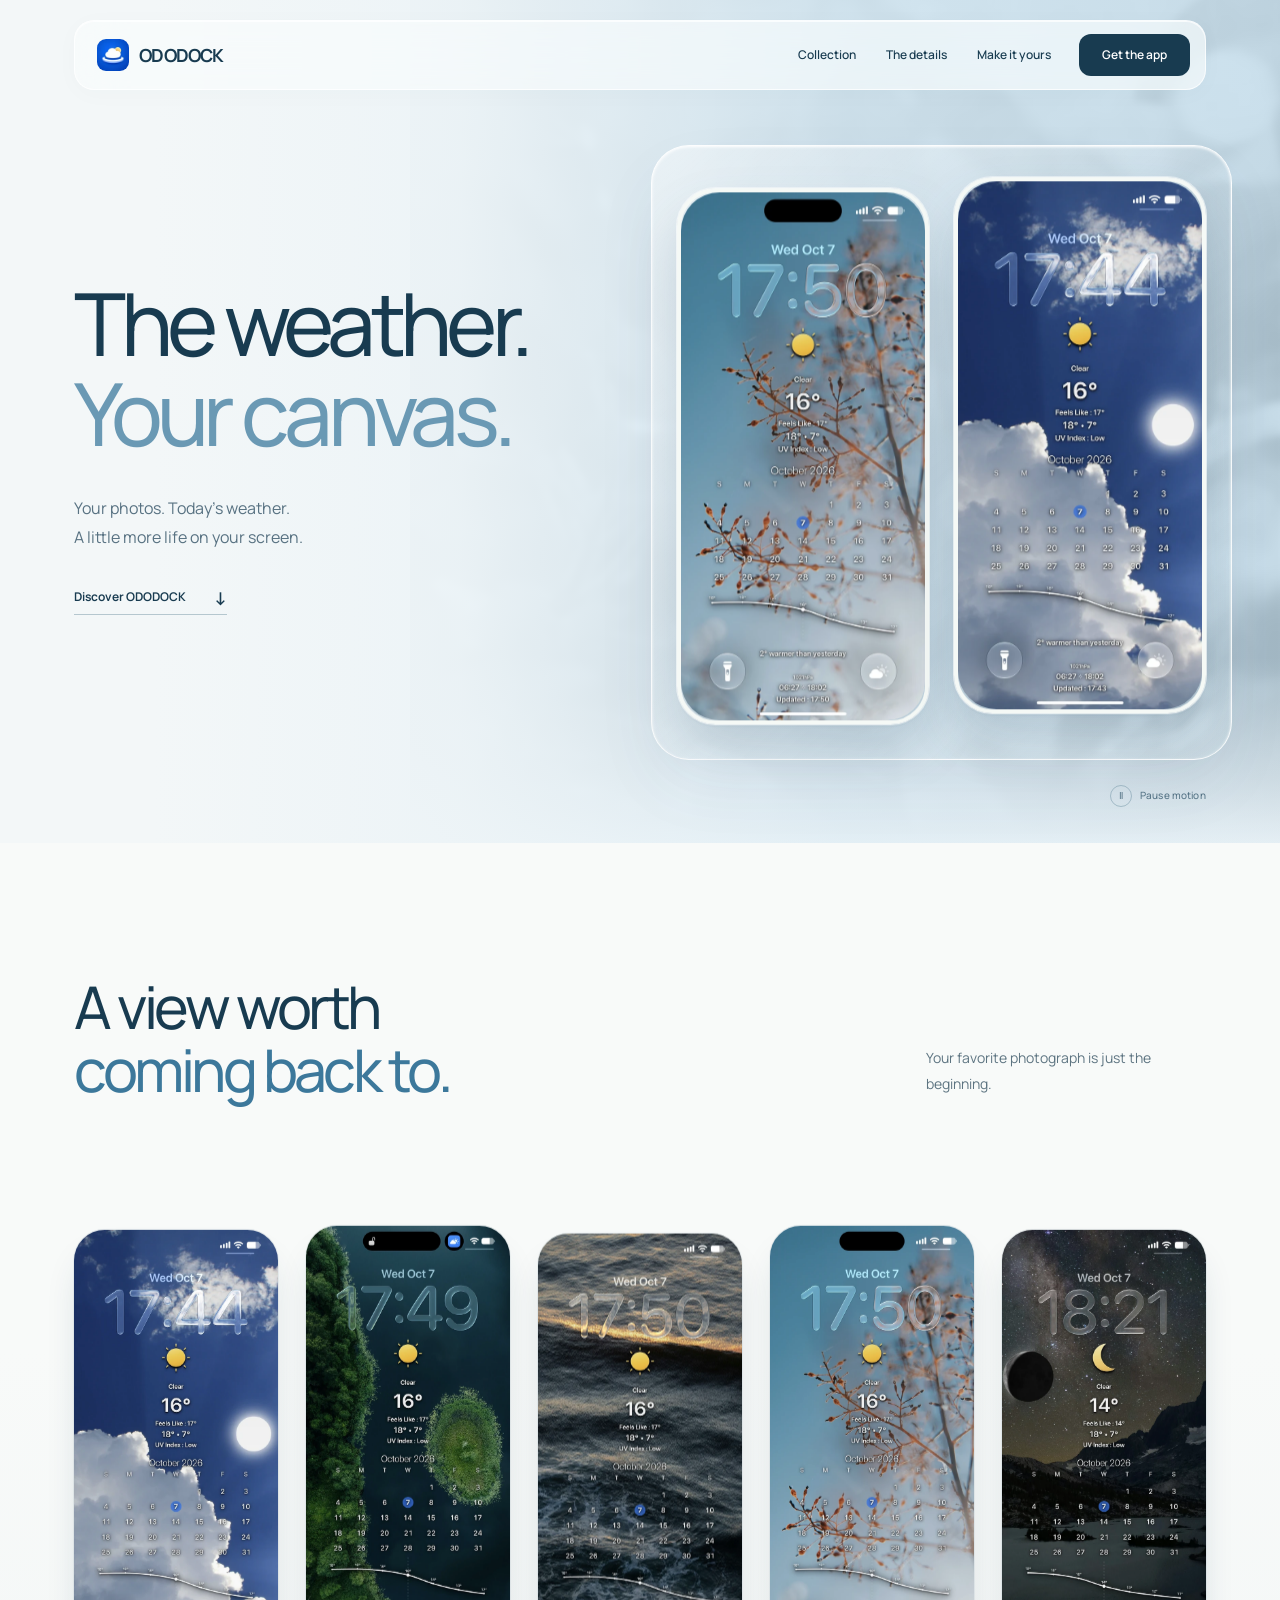
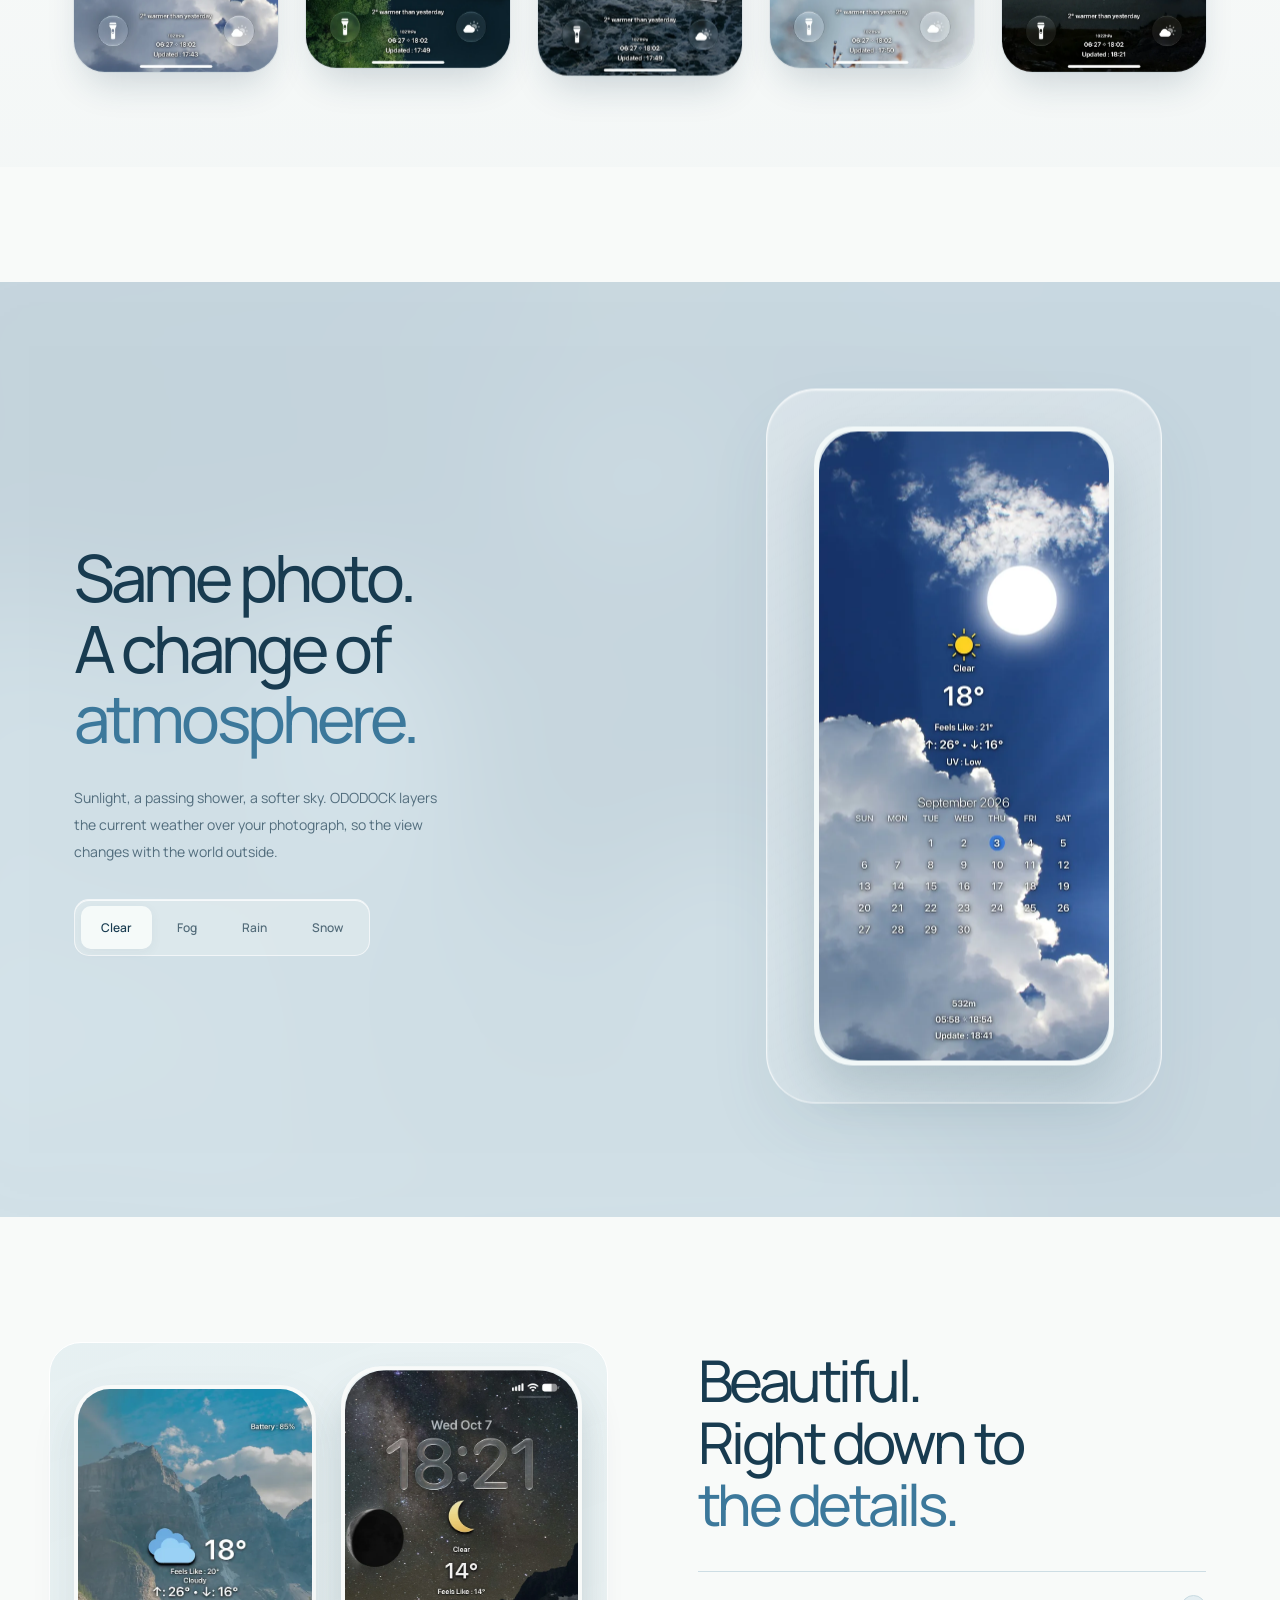
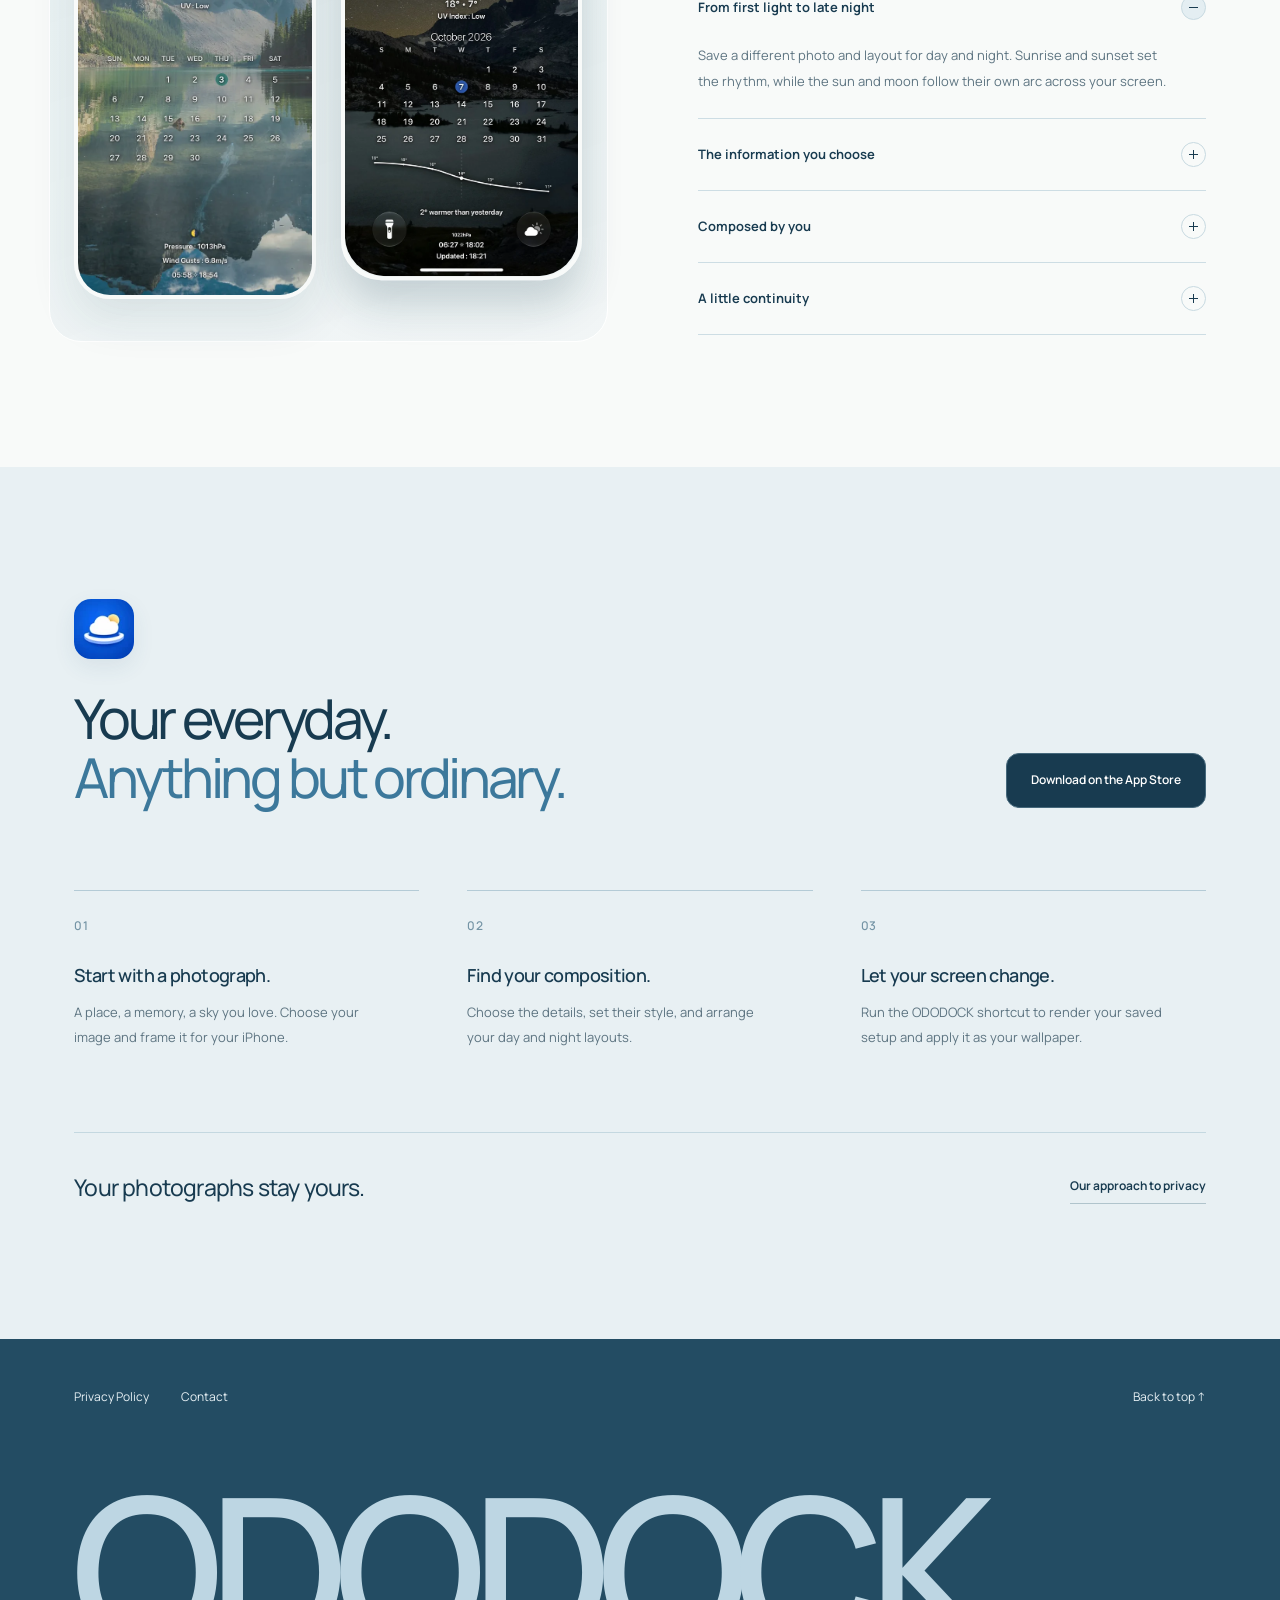
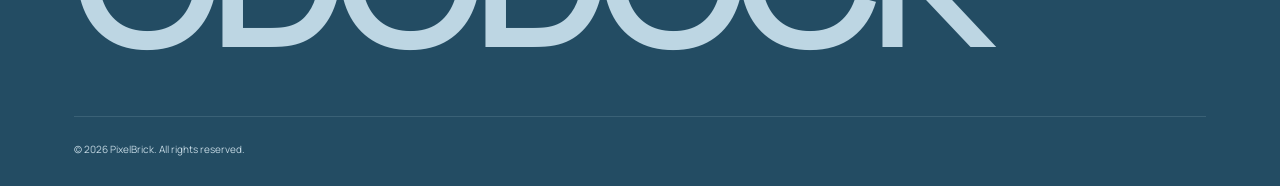
<file: index.html>
<!doctype html>
<html lang="en">
  <head>
    <meta charset="utf-8" />
    <meta name="viewport" content="width=device-width, initial-scale=1" />
    <meta name="theme-color" content="#e9f2f6" />
    <meta
      name="description"
      content="Your photos. Today's weather. ODODOCK brings the two together in a personal iPhone wallpaper, with changing skies and the details that matter to you."
    />
    <meta property="og:title" content="ODODOCK — The weather. Your canvas." />
    <meta
      property="og:description"
      content="Turn your favorite photograph into a living weather wallpaper."
    />
    <meta property="og:type" content="website" />
    <title>ODODOCK — The weather. Your canvas.</title>
    <link rel="icon" href="favicon.svg" type="image/svg+xml" />
    <link rel="apple-touch-icon" href="icon.png" />
    <link rel="preload" href="assets/rain-poster.webp" as="image" />
    <link rel="preload" href="assets/manrope-latin.woff2" as="font" type="font/woff2" crossorigin />
    <link rel="stylesheet" href="styles.css?v=20261022" />
    <script src="site.js?v=20261022" defer=""></script>
  </head>
  <body>
    <div class="reading-progress" aria-hidden="true"></div>
    <a class="skip-link" href="#main">Skip to content</a>
    <header class="site-header" data-header="">
      <a class="brand" href="index.html" aria-label="ODODOCK home"><img src="assets/app-icon.webp" width="40" height="40" alt="" />ODODOCK</a>
      <nav class="desktop-nav" aria-label="Main navigation">
        <a href="#collection">Collection</a><a href="#features">The details</a
        ><a href="#how">Make it yours</a>
      </nav>
      <a
        class="nav-cta"
        href="https://apps.apple.com/app/ododock/id6808187622"
        target="_blank"
        rel="noopener noreferrer"
        >Get the app</a
      >
      <button
        class="menu-toggle"
        type="button"
        aria-label="Open menu"
        aria-expanded="false"
        aria-controls="mobile-nav"
        data-menu-toggle=""
      >
        <span></span><span></span>
      </button>
      <nav
        class="mobile-nav"
        id="mobile-nav"
        aria-label="Mobile navigation"
        hidden=""
      >
        <a href="#collection">Collection</a><a href="#features">The details</a
        ><a href="#how">Make it yours</a><a href="privacy.html">Privacy</a>
      </nav>
    </header>
    <main id="main">
      <section class="hero" aria-labelledby="hero-title">
        <div class="hero-film" aria-hidden="true">
          <video
            data-hero-video=""
            muted=""
            loop=""
            playsinline=""
            preload="none"
            poster="assets/rain-poster.webp"
            tabindex="-1"
          >
            <source data-src="assets/rain-film.mp4" type="video/mp4" />
          </video>
        </div>
        <div class="hero-shade"></div>
        <div class="hero-composition">
          <div class="hero-content">
            <h1 id="hero-title">The weather.<br /><span>Your canvas.</span></h1>
            <div class="hero-bottom-copy">
              <p>
                Your photos. Today's weather.<br />A little more life on your
                screen.
              </p>
              <a class="text-link" href="#collection"
                >Discover ODODOCK <span aria-hidden="true">↓</span></a
              >
            </div>
          </div>
          <div class="hero-visual"><div class="glass-pane" aria-hidden="true"></div><figure class="hero-companion"><img src="assets/branch-small.webp" srcset="assets/branch-small.webp 600w, assets/branch.webp 1179w" sizes="(max-width: 760px) 60vw, 26vw" width="1179" height="2556" alt="Delicate branches against a blue sky on an iPhone lock screen" loading="lazy" /></figure><figure class="hero-art"><img src="assets/cloud-small.webp" srcset="assets/cloud-small.webp 600w, assets/cloud.webp 1179w" sizes="(max-width: 760px) 60vw, 26vw" width="1179" height="2556" alt="Clouds and blue sky with weather and a calendar on an iPhone lock screen" fetchpriority="high" /></figure></div>
        </div>
        <div class="hero-bottom">
          <button
            class="film-toggle"
            data-film-toggle=""
            type="button"
            aria-label="Play background video"
            hidden=""
          >
            <span data-film-symbol="" aria-hidden="true">▷</span
            ><span data-film-label="">Play motion</span>
          </button>
        </div>
      </section>
      <section
        id="collection"
        class="collection section-pad"
        aria-labelledby="collection-title"
      >
        <h2 id="collection-title">
          A view worth<br /><span>coming back to.</span>
        </h2>
        <div class="print-grid">
<figure class="art-print print-cloud"><img src="assets/cloud-small.webp" srcset="assets/cloud-small.webp 600w, assets/cloud.webp 1179w" sizes="(max-width: 760px) 60vw, 26vw" width="1179" height="2556" alt="Clouds and blue sky with weather and a calendar on an iPhone lock screen" loading="lazy" /></figure>
<figure class="art-print print-forest"><img src="assets/forest-small.webp" srcset="assets/forest-small.webp 600w, assets/forest.webp 1179w" sizes="(max-width: 760px) 60vw, 26vw" width="1179" height="2556" alt="A forest and lake with weather and a calendar on an iPhone lock screen" loading="lazy" /></figure>
<figure class="art-print print-tide"><img src="assets/tide-small.webp" srcset="assets/tide-small.webp 600w, assets/tide.webp 1179w" sizes="(max-width: 760px) 60vw, 26vw" width="1179" height="2556" alt="Sunlight on ocean waves with weather and a calendar on an iPhone lock screen" loading="lazy" /></figure>
<figure class="art-print print-branch"><img src="assets/branch-small.webp" srcset="assets/branch-small.webp 600w, assets/branch.webp 1179w" sizes="(max-width: 760px) 60vw, 26vw" width="1179" height="2556" alt="Delicate branches against a blue sky on an iPhone lock screen" loading="lazy" /></figure>
<figure class="art-print print-starlight"><img src="assets/starlight-small.webp" srcset="assets/starlight-small.webp 600w, assets/starlight.webp 1179w" sizes="(max-width: 760px) 60vw, 26vw" width="1179" height="2556" alt="A starry mountain landscape with moon and weather on an iPhone lock screen" loading="lazy" /></figure>
</div>
        <p class="collection-note">
          Your favorite photograph is just the beginning.
        </p>
      </section>

      <section
        id="features"
        class="weather-study section-pad"
        aria-labelledby="study-title"
      >
        <div class="study-atmosphere" aria-hidden="true">
          <img src="assets/clear-small.webp" alt="" loading="lazy" />
        </div>
        <div class="study-copy">
          <h2 id="study-title">
            Same photo.<br />A change of<br /><span>atmosphere.</span>
          </h2>
          <p class="study-description">
            Sunlight, a passing shower, a softer sky. ODODOCK layers the current
            weather over your photograph, so the view changes with the world
            outside.
          </p>
          <div
            class="weather-tabs"
            role="tablist"
            aria-label="Preview a weather effect"
          >
            <button
              id="tab-clear"
              role="tab"
              type="button"
              aria-selected="true"
              aria-controls="panel-clear"
              data-weather="clear"
            >
              Clear
            </button>
            <button
              id="tab-fog"
              role="tab"
              type="button"
              aria-selected="false"
              aria-controls="panel-fog"
              data-weather="fog"
              tabindex="-1"
            >
              Fog
            </button>
            <button
              id="tab-rain"
              role="tab"
              type="button"
              aria-selected="false"
              aria-controls="panel-rain"
              data-weather="rain"
              tabindex="-1"
            >
              Rain
            </button>
            <button
              id="tab-snow"
              role="tab"
              type="button"
              aria-selected="false"
              aria-controls="panel-snow"
              data-weather="snow"
              tabindex="-1"
            >
              Snow
            </button>
          </div>
        </div>
        <div class="study-stage">
          <figure
            id="panel-clear"
            class="weather-panel"
            role="tabpanel"
            aria-labelledby="tab-clear"
            tabindex="0"
          >
            <img
              src="assets/clear.webp"
              srcset="assets/clear-small.webp 540w, assets/clear.webp 1080w"
              sizes="(max-width: 760px) 70vw, 29vw"
              width="1080"
              height="2341"
              alt="Clear blue sky, sun, 18 degrees and a calendar in an ODODOCK wallpaper"
              loading="lazy"
            />
          </figure>
          <figure
            id="panel-fog"
            class="weather-panel"
            role="tabpanel"
            aria-labelledby="tab-fog"
            tabindex="0"
            hidden=""
          >
            <img
              src="assets/fog.webp"
              srcset="assets/fog-small.webp 540w, assets/fog.webp 1080w"
              sizes="(max-width: 760px) 70vw, 29vw"
              width="1080"
              height="2341"
              alt="The same sky softened by fog, with 18 degrees and a calendar"
              loading="lazy"
            />
          </figure>
          <figure
            id="panel-rain"
            class="weather-panel"
            role="tabpanel"
            aria-labelledby="tab-rain"
            tabindex="0"
            hidden=""
          >
            <img
              src="assets/rain.webp"
              srcset="assets/rain-small.webp 540w, assets/rain.webp 1080w"
              sizes="(max-width: 760px) 70vw, 29vw"
              width="1080"
              height="2341"
              alt="Raindrops over the same sky, with current weather and a precipitation graph"
              loading="lazy"
            />
          </figure>
          <figure
            id="panel-snow"
            class="weather-panel"
            role="tabpanel"
            aria-labelledby="tab-snow"
            tabindex="0"
            hidden=""
          >
            <img
              src="assets/snow.webp"
              srcset="assets/snow-small.webp 540w, assets/snow.webp 1080w"
              sizes="(max-width: 760px) 70vw, 29vw"
              width="1080"
              height="2341"
              alt="Falling snow over the same sky, with a temperature of zero degrees"
              loading="lazy"
            />
          </figure>
        </div>
      </section>
      <section
        class="details-section section-pad"
        aria-labelledby="details-title"
      >
        <div class="details-layout">
          <div class="detail-visual"><div class="detail-glass" aria-hidden="true"></div><figure class="detail-day" aria-hidden="true"><img src="assets/alpine-small.webp" width="1080" height="2341" alt="" loading="lazy" /></figure><figure class="detail-photo"><img src="assets/starlight-small.webp" srcset="assets/starlight-small.webp 600w, assets/starlight.webp 1179w" sizes="(max-width: 760px) 60vw, 26vw" width="1179" height="2556" alt="A starry mountain landscape with moon and weather on an iPhone lock screen" loading="lazy" /></figure></div>
          <div class="details-copy">
            <h2 id="details-title">
              Beautiful.<br />Right down to<br /><span>the details.</span>
            </h2>
            <div class="detail-list">
              <details open="">
                <summary>
                  <span>From first light to late night</span
                  ><span class="detail-plus" aria-hidden="true"></span>
                </summary>
                <p>
                  Save a different photo and layout for day and night. Sunrise
                  and sunset set the rhythm, while the sun and moon follow their
                  own arc across your screen.
                </p>
              </details>
              <details>
                <summary>
                  <span>The information you choose</span
                  ><span class="detail-plus" aria-hidden="true"></span>
                </summary>
                <p>
                  Temperature, feels like, UV, rain graphs, a four-day forecast,
                  moon phase and battery. Add Trends, a mini map or a memo. Keep
                  the details that belong in your day.
                </p>
              </details>
              <details>
                <summary>
                  <span>Composed by you</span
                  ><span class="detail-plus" aria-hidden="true"></span>
                </summary>
                <p>
                  Tap to edit. Long-press to move. Resize, align and style each
                  item around your photograph. A foreground depth layer lets the
                  sun or moon sit naturally behind a mountain, a tree or a
                  building.
                </p>
              </details>
              <details>
                <summary>
                  <span>A little continuity</span
                  ><span class="detail-plus" aria-hidden="true"></span>
                </summary>
                <p>
                  When fresh weather cannot be reached, ODODOCK keeps the last
                  successful composition available for your next render.
                </p>
              </details>
            </div>
          </div>
        </div>
      </section>
      <section
        id="how"
        class="how-section section-pad"
        aria-labelledby="how-title"
      >
        <div class="section-top">
          <img
            class="app-icon"
            src="assets/app-icon.webp"
            alt="ODODOCK app icon"
            width="56"
            height="56"
            loading="lazy"
          />
        </div>
        <div class="how-heading">
          <h2 id="how-title">
            Your everyday.<br /><span>Anything but ordinary.</span>
          </h2>
          <a
            class="dark-button"
            href="https://apps.apple.com/app/ododock/id6808187622"
            target="_blank"
            rel="noopener noreferrer"
            >Download on the App Store</a
          >
        </div>
        <div class="steps">
          <article>
            <span class="step-number">01</span>
            <h3>Start with a photograph.</h3>
            <p>
              A place, a memory, a sky you love. Choose your image and frame it
              for your iPhone.
            </p>
          </article>
          <article>
            <span class="step-number">02</span>
            <h3>Find your composition.</h3>
            <p>
              Choose the details, set their style, and arrange your day and
              night layouts.
            </p>
          </article>
          <article>
            <span class="step-number">03</span>
            <h3>Let your screen change.</h3>
            <p>
              Run the ODODOCK shortcut to render your saved setup and apply it
              as your wallpaper.
            </p>
          </article>
        </div>
        <div class="privacy-note">
          <p>Your photographs stay yours.</p>
          <div>
            <a class="text-link" href="privacy.html">Our approach to privacy</a>
          </div>
        </div>
      </section>
    </main>
    <footer class="site-footer">
      <div class="footer-top">
        <a href="privacy.html">Privacy Policy</a
        ><a href="mailto:brick@pixelbricktek.com">Contact</a
        ><a href="#main">Back to top ↑</a>
      </div>
      <p class="footer-wordmark" aria-hidden="true">ODODOCK</p>
      <div class="footer-bottom">
        <span>© 2026 PixelBrick. All rights reserved.</span>
      </div>
    </footer>

    <dialog class="art-viewer" aria-label="Wallpaper viewer">
      <div class="viewer-toolbar">
        <button
          type="button"
          data-viewer-close=""
          aria-label="Close wallpaper viewer"
        >
          Close <span aria-hidden="true">×</span>
        </button>
      </div>
      <figure>
        <img
          data-viewer-image=""
          src="assets/clear.webp"
          alt=""
          width="1080"
          height="2341"
        />
      </figure>
      <div class="viewer-controls">
        <button
          type="button"
          data-viewer-prev=""
          aria-label="Previous wallpaper"
        >
          ← <span>Previous</span></button
        ><span data-viewer-count="" aria-live="polite"></span
        ><button type="button" data-viewer-next="" aria-label="Next wallpaper">
          <span>Next</span> →
        </button>
      </div>
    </dialog>
  </body>
</html>
</file>
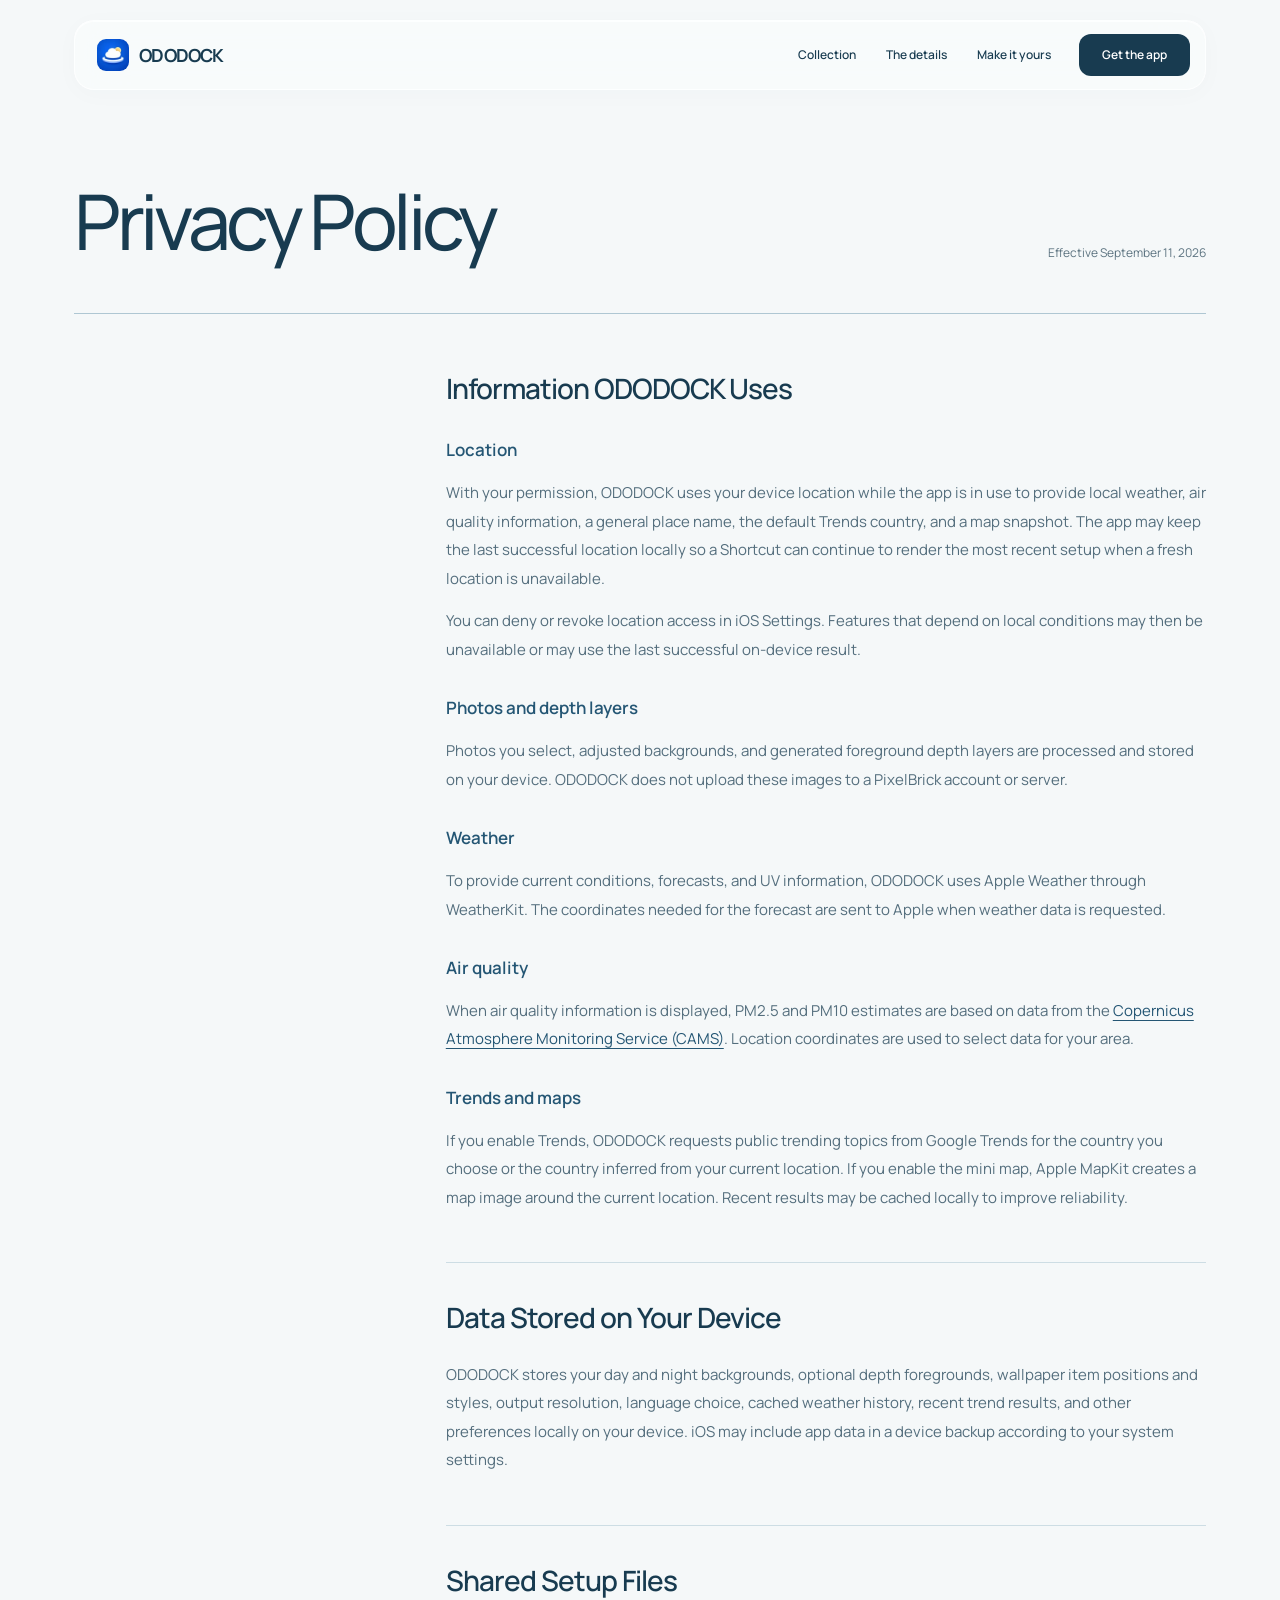
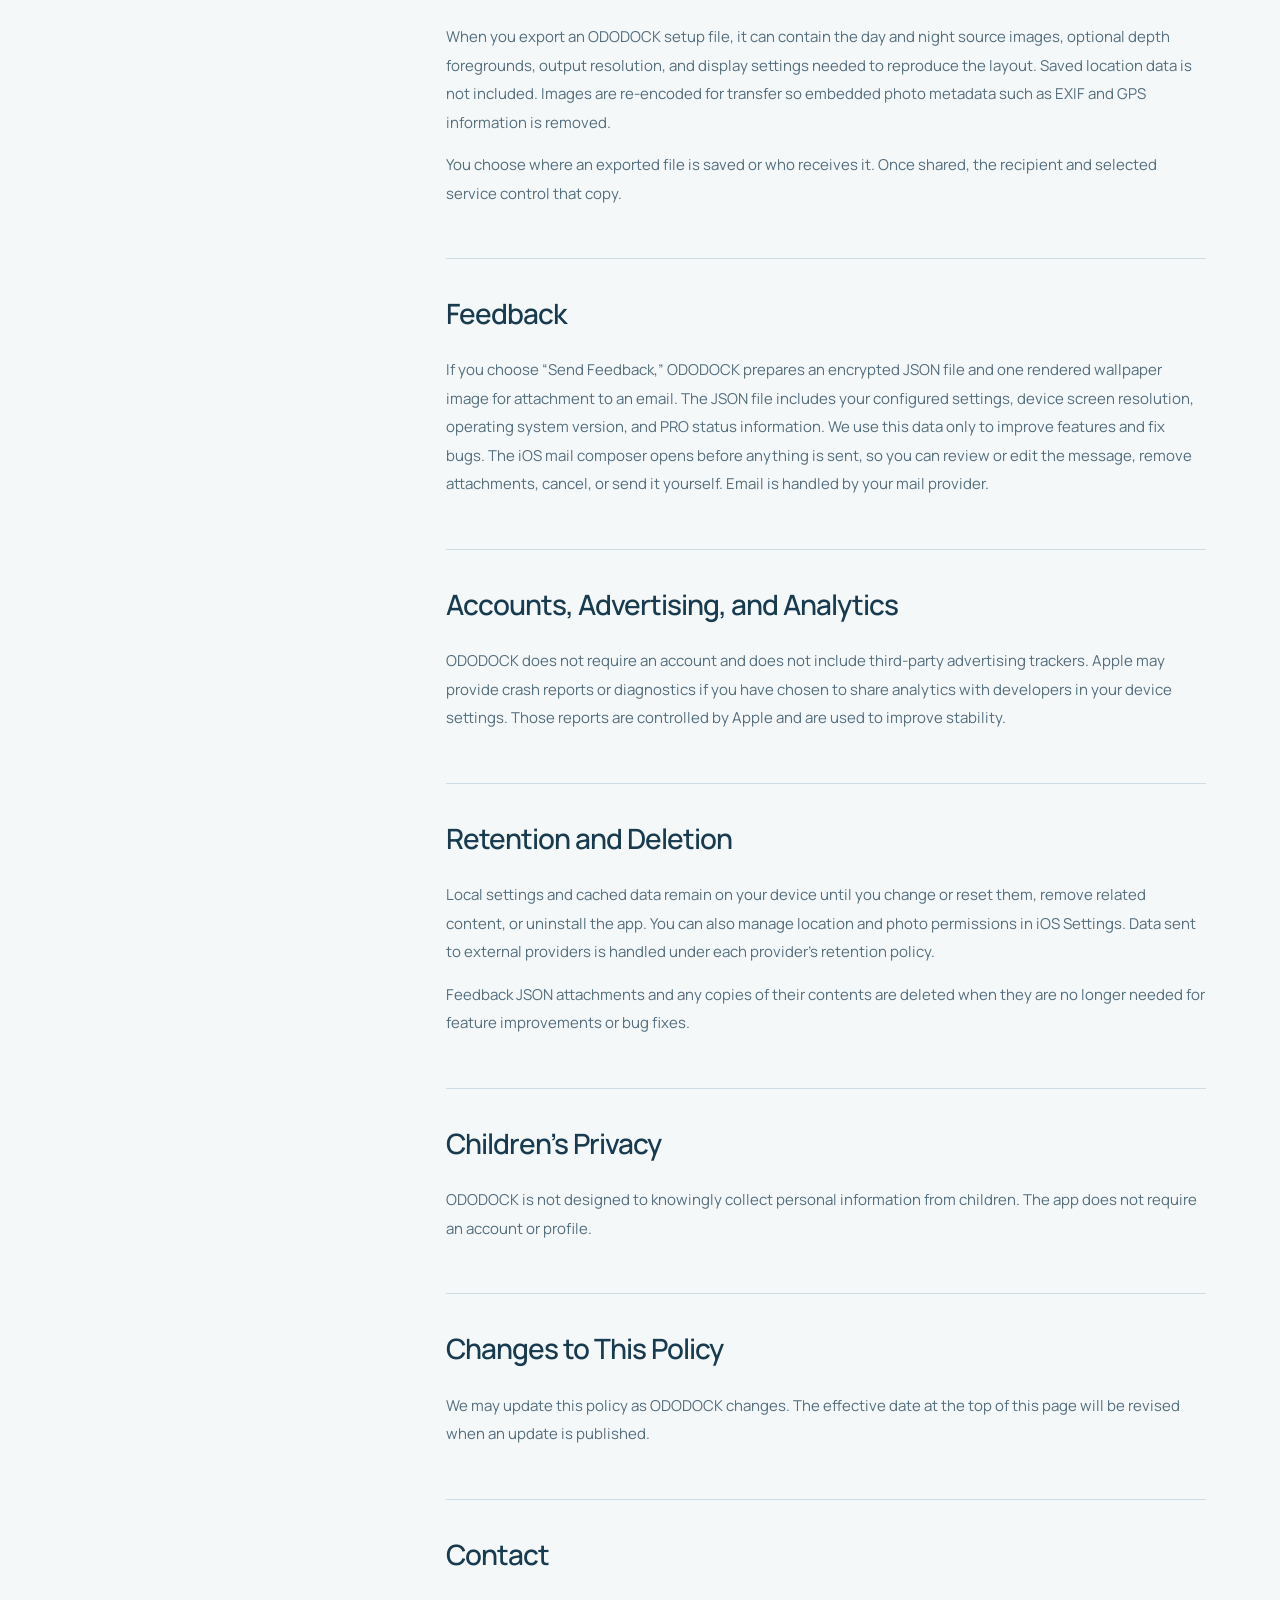
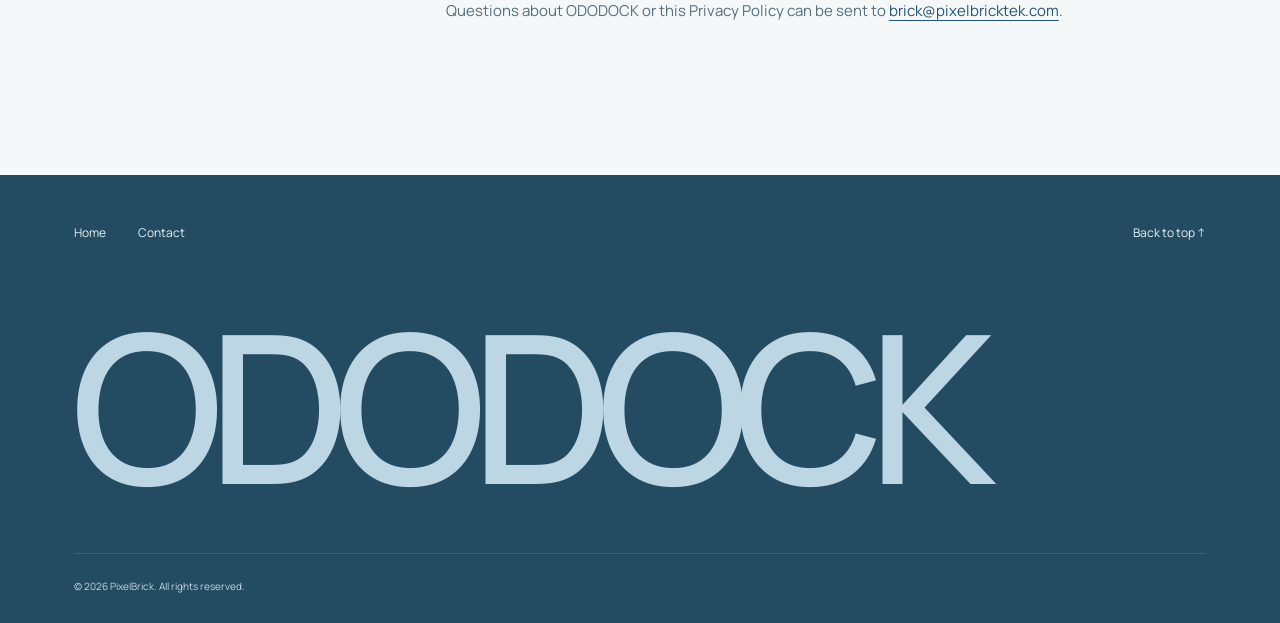
<file: privacy.html>
<!doctype html>
<html lang="en">
  <head>
    <meta charset="utf-8" />
    <meta name="viewport" content="width=device-width, initial-scale=1" />
    <meta name="theme-color" content="#e9f2f6" />
    <meta name="description" content="Privacy Policy for ODODOCK." />
    <title>Privacy Policy — ODODOCK</title>
    <link rel="icon" href="favicon.svg" type="image/svg+xml" />
    <link rel="apple-touch-icon" href="icon.png" />
    <link rel="preload" href="assets/manrope-latin.woff2" as="font" type="font/woff2" crossorigin />
    <link rel="stylesheet" href="styles.css?v=20261022" />
    <script src="site.js?v=20261022" defer=""></script>
  </head>
  <body class="policy-body">
    <a class="skip-link" href="#main">Skip to content</a>
    <header class="site-header" data-header="">
      <a class="brand" href="index.html" aria-label="ODODOCK home"><img src="assets/app-icon.webp" width="40" height="40" alt="" />ODODOCK</a>
      <nav class="desktop-nav" aria-label="Main navigation">
        <a href="index.html#collection">Collection</a
        ><a href="index.html#features">The details</a
        ><a href="index.html#how">Make it yours</a>
      </nav>
      <a
        class="nav-cta"
        href="https://apps.apple.com/app/ododock/id6808187622"
        target="_blank"
        rel="noopener noreferrer"
        >Get the app</a
      >
      <button
        class="menu-toggle"
        type="button"
        aria-label="Open menu"
        aria-expanded="false"
        aria-controls="mobile-nav"
        data-menu-toggle=""
      >
        <span></span><span></span>
      </button>
      <nav
        class="mobile-nav"
        id="mobile-nav"
        aria-label="Mobile navigation"
        hidden=""
      >
        <a href="index.html#collection">Collection</a
        ><a href="index.html#features">The details</a
        ><a href="index.html#how">Make it yours</a
        ><a href="privacy.html">Privacy</a>
      </nav>
    </header>
    <main id="main" class="policy-page">
      <section class="policy-hero">
        <h1>Privacy Policy</h1>
        <p>Effective September 11, 2026</p>
      </section>
      <div class="policy-layout">
        <article class="policy-card">
          <section>
            <h2>Information ODODOCK Uses</h2>
            <h3>Location</h3>
            <p>
              With your permission, ODODOCK uses your device location while the
              app is in use to provide local weather, air quality information, a
              general place name, the default Trends country, and a map snapshot.
              The app may keep the
              last successful location locally so a Shortcut can continue to
              render the most recent setup when a fresh location is unavailable.
            </p>
            <p>
              You can deny or revoke location access in iOS Settings. Features
              that depend on local conditions may then be unavailable or may use
              the last successful on-device result.
            </p>

            <h3>Photos and depth layers</h3>
            <p>
              Photos you select, adjusted backgrounds, and generated foreground
              depth layers are processed and stored on your device. ODODOCK does
              not upload these images to a PixelBrick account or server.
            </p>

            <h3>Weather</h3>
            <p>
              To provide current conditions, forecasts, and UV information,
              ODODOCK uses Apple Weather through WeatherKit. The coordinates
              needed for the forecast are sent to Apple when weather data is
              requested.
            </p>

            <h3>Air quality</h3>
            <p>
              When air quality information is displayed, PM2.5 and PM10 estimates
              are based on data from the
              <a
                href="https://ads.atmosphere.copernicus.eu/datasets/cams-global-atmospheric-composition-forecasts"
                >Copernicus Atmosphere Monitoring Service (CAMS)</a
              >. Location coordinates are used to select data for your area.
            </p>

            <h3>Trends and maps</h3>
            <p>
              If you enable Trends, ODODOCK requests public trending topics from
              Google Trends for the country you choose or the country inferred
              from your current location. If you enable the mini map, Apple
              MapKit creates a map image around the current location. Recent
              results may be cached locally to improve reliability.
            </p>
          </section>

          <section>
            <h2>Data Stored on Your Device</h2>
            <p>
              ODODOCK stores your day and night backgrounds, optional depth
              foregrounds, wallpaper item positions and styles, output
              resolution, language choice, cached weather history, recent trend
              results, and other preferences locally on your device. iOS may
              include app data in a device backup according to your system
              settings.
            </p>
          </section>

          <section>
            <h2>Shared Setup Files</h2>
            <p>
              When you export an ODODOCK setup file, it can contain the day and
              night source images, optional depth foregrounds, output
              resolution, and display settings needed to reproduce the layout.
              Saved location data is not included. Images are re-encoded for
              transfer so embedded photo metadata such as EXIF and GPS
              information is removed.
            </p>
            <p>
              You choose where an exported file is saved or who receives it.
              Once shared, the recipient and selected service control that copy.
            </p>
          </section>

          <section>
            <h2>Feedback</h2>
            <p>
              If you choose “Send Feedback,” ODODOCK prepares an encrypted JSON
              file and one rendered wallpaper image for attachment to an email.
              The JSON file includes your configured settings, device screen
              resolution, operating system version, and PRO status information.
              We use this data only to improve features and fix bugs.
              The iOS mail composer opens before anything is sent, so
              you can review or edit the message, remove attachments, cancel, or
              send it yourself. Email is handled by your mail provider.
            </p>
          </section>

          <section>
            <h2>Accounts, Advertising, and Analytics</h2>
            <p>
              ODODOCK does not require an account and does not include
              third-party advertising trackers. Apple may provide crash reports
              or diagnostics if you have chosen to share analytics with
              developers in your device settings. Those reports are controlled
              by Apple and are used to improve stability.
            </p>
          </section>

          <section>
            <h2>Retention and Deletion</h2>
            <p>
              Local settings and cached data remain on your device until you
              change or reset them, remove related content, or uninstall the
              app. You can also manage location and photo permissions in iOS
              Settings. Data sent to external providers is handled under each
              provider’s retention policy.
            </p>
            <p>
              Feedback JSON attachments and any copies of their contents are
              deleted when they are no longer needed for feature improvements
              or bug fixes.
            </p>
          </section>

          <section>
            <h2>Children’s Privacy</h2>
            <p>
              ODODOCK is not designed to knowingly collect personal information
              from children. The app does not require an account or profile.
            </p>
          </section>

          <section>
            <h2>Changes to This Policy</h2>
            <p>
              We may update this policy as ODODOCK changes. The effective date
              at the top of this page will be revised when an update is
              published.
            </p>
          </section>

          <section>
            <h2>Contact</h2>
            <p>
              Questions about ODODOCK or this Privacy Policy can be sent to
              <a href="mailto:brick@pixelbricktek.com"
                >brick@pixelbricktek.com</a
              >.
            </p>
          </section>
        </article>
      </div>
    </main>
    <footer class="site-footer">
      <div class="footer-top">
        <a href="index.html">Home</a
        ><a href="mailto:brick@pixelbricktek.com">Contact</a
        ><a href="#main">Back to top ↑</a>
      </div>
      <p class="footer-wordmark" aria-hidden="true">ODODOCK</p>
      <div class="footer-bottom">
        <span>© 2026 PixelBrick. All rights reserved.</span>
      </div>
    </footer>
  </body>
</html>
</file>
<file: styles.css>
@charset "UTF-8";
@font-face {
  font-family: Manrope;
  src: url("assets/manrope-latin.woff2") format("woff2");
  font-style: normal;
  font-weight: 400 700;
  font-display: swap;
}
:root {
  --ink: #183b50;
  --muted: #5d7481;
  --blue: #3c789b;
  --blue-deep: #245674;
  --paper: #f8faf9;
  --sky: #e9f2f6;
  --line: #cddde4;
  --gutter: clamp(24px, 5.8vw, 112px);
  --edge: max(var(--gutter), calc((100vw - 1440px) / 2));
  --ease: cubic-bezier(.2,.7,.2,1);
  --screen-radius: clamp(24px, 3vw, 44px);
  --progress: 0;
}
* { box-sizing: border-box; }
html { scroll-behavior: smooth; scroll-padding-top: 118px; }
body { margin: 0; background: var(--paper); color: var(--ink); font: 400 16px/1.7 Manrope, "Helvetica Neue", Arial, sans-serif; -webkit-font-smoothing: antialiased; }
a { color: inherit; text-decoration: none; }
button { color: inherit; font: inherit; cursor: pointer; }
a, button, summary { -webkit-tap-highlight-color: transparent; }
button:focus-visible, a:focus-visible, summary:focus-visible, [tabindex]:focus-visible { outline: 2px solid #37799f; outline-offset: 7px; }
img { display: block; max-width: 100%; height: auto; }
figure, h1, h2, h3, p { margin: 0; }
[hidden] { display: none !important; }
::selection { color: #183b50; background: #c9e2ee; }
h1, h2 { font-weight: 450; line-height: 1.08; letter-spacing: -.06em; }
h2 { font-size: clamp(42px, 4.6vw, 72px); }
h2 span { color: var(--blue); }
.section-pad { padding: 132px var(--edge); }
.skip-link { position: fixed; top: -100px; left: 24px; z-index: 100; background: var(--ink); color: white; padding: 12px 20px; border-radius: 12px; }
.skip-link:focus { top: 20px; }
.reading-progress { position: fixed; inset: 0 0 auto; z-index: 60; height: 2px; transform: scaleX(var(--progress)); transform-origin: left; background: #669dbb; pointer-events: none; }

/* A lightly frosted navigation surface; the landscape remains visible through it. */
.site-header { position: fixed; top: 20px; left: var(--edge); right: var(--edge); z-index: 30; display: flex; align-items: center; gap: 28px; height: 70px; padding: 0 15px 0 22px; border: 1px solid #ffffffb3; border-radius: 20px; background: #f9fcfcad; box-shadow: 0 4px 24px #2d536406, inset 0 1px #ffffffb3; -webkit-backdrop-filter: blur(24px) saturate(130%); backdrop-filter: blur(24px) saturate(130%); transition: background .4s, box-shadow .4s, top .4s; }
.site-header.is-scrolled { top: 12px; background: #f8fcfce0; box-shadow: 0 8px 30px #213d5010; }
.brand { display: inline-flex; align-items: center; gap: 10px; font-weight: 700; letter-spacing: -.045em; font-size: 18px; line-height: 1; }
.brand img { width: 32px; height: 32px; border-radius: 9px; }
.desktop-nav { display: flex; margin-left: auto; gap: 30px; align-items: center; font-size: 12px; font-weight: 550; }
.desktop-nav a { position: relative; padding-block: 12px; }
.desktop-nav a::after { content: ""; position: absolute; left: 0; right: 0; bottom: 5px; height: 1px; background: var(--blue); transform: scaleX(0); transform-origin: left; transition: transform .3s var(--ease); }
.desktop-nav a:hover::after, .desktop-nav a.is-active::after { transform: scaleX(1); }
.nav-cta { display: inline-flex; align-items: center; justify-content: center; min-height: 42px; padding: 10px 23px; border-radius: 12px; background: var(--ink); color: #fff; font-size: 12px; font-weight: 600; white-space: nowrap; transition: background .25s, transform .25s; }
.nav-cta:hover { background: var(--blue-deep); transform: translateY(-1px); }
.menu-toggle { display: none; width: 42px; height: 42px; padding: 11px 8px; border: 0; background: transparent; }
.menu-toggle span { display: block; height: 1.5px; width: 23px; margin: 6px 0; background: var(--ink); transition: transform .25s; }
.menu-toggle[aria-expanded="true"] span:first-child { transform: translateY(3.75px) rotate(45deg); }
.menu-toggle[aria-expanded="true"] span:last-child { transform: translateY(-3.75px) rotate(-45deg); }
.mobile-nav { position: absolute; top: calc(100% + 10px); left: 0; right: 0; padding: 18px 24px; border: 1px solid #fff; border-radius: 20px; background: #f6fafaf5; box-shadow: 0 14px 40px #183b5015; }
.mobile-nav a { display: block; padding: 12px 0; border-bottom: 1px solid var(--line); font-size: 18px; }
.mobile-nav a:last-child { border: 0; }

/* Quiet, open typography and two glass-edged photographs. */
.hero { position: relative; isolation: isolate; overflow: clip; min-height: 780px; background: #e9f2f6; }
.hero-film { position: absolute; z-index: -3; inset: 0 0 0 32%; overflow: hidden; background: #c6dce9; }
.hero-film video { width: 100%; height: 100%; object-fit: cover; object-position: 50% 47%; opacity: .36; filter: grayscale(.7) blur(3px); mix-blend-mode: luminosity; transform: scale(1.05); }
.hero-shade { position: absolute; z-index: -2; inset: 0; background: linear-gradient(90deg, #f3f7f8 12%, #edf4f7f2 36%, #deedf57d 66%, #d6e6ee26), linear-gradient(0deg, #e7f0f5 0%, transparent 22%); }
.hero-composition { display: grid; grid-template-columns: 1.05fr 1fr; gap: 48px; align-items: center; min-height: 780px; padding: 162px var(--edge) 100px; }
.hero-content { position: relative; z-index: 4; padding-bottom: 12px; }
.hero h1 { font-size: clamp(64px, 6.8vw, 110px); line-height: 1.04; letter-spacing: -.065em; }
.hero h1 span { color: #6a99b4; }
.hero-bottom-copy { margin-top: 35px; }
.hero-bottom-copy p { color: #587282; font-size: clamp(15px, 1.25vw, 19px); line-height: 1.85; }
.text-link { display: inline-flex; align-items: center; gap: 28px; padding-bottom: 7px; border-bottom: 1px solid #7997a580; color: var(--ink); font-size: 12px; font-weight: 650; }
.hero .text-link { margin-top: 34px; }
.text-link span { font-size: 18px; line-height: 1; transition: transform .3s; }
.text-link:hover span { transform: translateY(4px); }
.text-link:hover { border-color: var(--ink); }
.hero-visual { position: relative; display: grid; grid-template-columns: repeat(2,minmax(0,1fr)); align-items: center; gap: clamp(18px,2vw,30px); width: 100%; max-width: 590px; height: auto; aspect-ratio: .91; justify-self: center; }
.glass-pane { position: absolute; inset: -3% -5%; z-index: -1; border: 1px solid #ffffffe6; border-radius: 38px; background: linear-gradient(140deg,#ffffff69,#ffffff0d 50%,#d1e3ec33); box-shadow: inset 0 1px 3px #fff, 0 28px 70px #3f68890b; -webkit-backdrop-filter: blur(14px); backdrop-filter: blur(14px); }
.hero-art { position: relative; z-index: 2; width: 100%; translate: 0 var(--drift, 0px); }
.hero-companion { position: relative; width: 100%; translate: 0 var(--drift, 0px); }
.hero-art, .hero-companion { filter: drop-shadow(0 26px 24px #25486626); }
.hero-art img, .hero-companion img { width: 100%; border-radius: var(--screen-radius); }
.hero-visual .art-open, .hero-companion > img { border: 4px solid #f5f9f6; box-shadow: 0 0 0 1px #ffffffa1, 0 2px 2px #42647a15; }
.hero-bottom { position: absolute; bottom: 28px; right: var(--edge); }
.film-toggle { display: flex; align-items: center; gap: 8px; padding: 8px 0; border: 0; background: transparent; color: #567486; font-size: 10px; font-weight: 500; letter-spacing: .015em; }
.film-toggle > span:first-child { display: grid; place-items: center; width: 22px; height: 22px; border: 1px solid #7293a680; border-radius: 50%; font-size: 9px; }
.hero-content h1 { animation: arrive 1.15s var(--ease) both; }
.hero-bottom-copy { animation: arrive 1.15s .13s var(--ease) both; }
.hero-visual { animation: arrive 1.6s .15s var(--ease) both; }
@keyframes arrive { from { opacity: 0; transform: translateY(28px); filter: blur(5px); } to { opacity: 1; transform: translateY(0); filter: blur(0); } }

/* Five full compositions, arranged like prints on a long gallery shelf. */
.collection { display: grid; grid-template-columns: 1fr 280px; align-items: end; column-gap: 48px; row-gap: 76px; overflow: clip; }
.collection h2 { grid-column: 1; }
.collection-note { grid-column: 2; grid-row: 1; max-width: 250px; padding-bottom: 5px; color: var(--muted); font-size: 14px; line-height: 1.85; }
.print-grid { grid-column: 1 / -1; display: grid; grid-template-columns: repeat(5,minmax(0,1fr)); align-items: center; gap: clamp(18px, 2.2vw, 34px); position: relative; padding: 36px 0 52px; }
.print-grid::before { content: ""; position: absolute; z-index: -1; top: 30%; bottom: -3%; left: calc(-1 * var(--edge)); right: calc(-1 * var(--edge)); background: linear-gradient(0deg,#eaf0f14d,transparent); }
.art-print { min-width: 0; translate: 0 var(--drift, 0px); }
.art-print:nth-child(1) { margin-top: 42px; }
.art-print:nth-child(2) { margin-top: -8px; }
.art-print:nth-child(3) { margin-top: -50px; }
.art-print:nth-child(4) { margin-top: -8px; }
.art-print:nth-child(5) { margin-top: 42px; }
.art-print .art-open, .art-print > img { border-radius: clamp(24px,2.4vw,36px); box-shadow: 0 22px 38px -12px #183b5033, 0 0 0 1px #42657a12; }
.art-open { position: relative; display: block; width: 100%; padding: 0; border: 0; border-radius: var(--screen-radius); background: transparent; cursor: zoom-in; transition: transform .6s var(--ease), box-shadow .6s var(--ease); }
.art-open img { width: 100%; border-radius: inherit; }
.art-open::after { content: ""; position: absolute; right: 16px; bottom: 20px; width: 28px; height: 28px; border: 1px solid #ffffff80; border-radius: 50%; background: linear-gradient(#fff,#fff) center / 9px 1px no-repeat, linear-gradient(#fff,#fff) center / 1px 9px no-repeat, #1230474d; backdrop-filter: blur(9px); opacity: 0; transition: opacity .3s; }
.art-open:hover::after, .art-open:focus-visible::after { opacity: 1; }
@media (hover: hover) {
  .art-print .art-open:hover { transform: translateY(-12px); box-shadow: 0 35px 50px -12px #183b5038; }
  .hero-visual .art-open:hover { transform: translateY(-7px); }
}

/* Changing weather sits in a soft pane of daylight. */
.weather-study { position: relative; isolation: isolate; overflow: clip; display: grid; grid-template-columns: 1.1fr 1fr; align-items: center; gap: 9vw; min-height: 900px; background: #d8e8ef; transition: background 1s; }
.weather-study[data-sky="fog"] { background: #e3e9e9; }
.weather-study[data-sky="rain"] { background: #b7ceda; }
.weather-study[data-sky="snow"] { background: #eaf0f4; }
.study-atmosphere { position: absolute; inset: 0; z-index: -2; overflow: hidden; opacity: .11; pointer-events: none; }
.study-atmosphere img { width: 100%; height: 100%; object-fit: cover; filter: blur(55px) saturate(.4); transform: scale(1.2); }
.study-copy { position: relative; z-index: 2; }
.study-copy h2 { font-size: clamp(48px, 5.1vw, 80px); }
.study-description { max-width: 385px; margin-top: 30px; color: #526d7d; font-size: 14px; line-height: 1.95; }
.weather-tabs { display: flex; gap: 5px; width: max-content; max-width: 100%; margin-top: 34px; padding: 6px; border-radius: 15px; border: 1px solid #ffffffa3; background: #f7faf94a; box-shadow: inset 0 1px #ffffffc9; backdrop-filter: blur(14px); }
.weather-tabs button { min-height: 43px; padding: 10px 20px; border: 0; border-radius: 10px; background: transparent; color: #526b79; font-size: 12px; font-weight: 550; transition: background .3s, box-shadow .3s, color .3s; }
.weather-tabs button[aria-selected="true"] { color: var(--ink); background: #f9fcfbe8; box-shadow: 0 3px 12px #29485d0e; }
.weather-tabs button:hover { color: #193e55; background: #ffffff85; }
.study-stage { position: relative; width: min(100%, 300px); margin: 16px 0; justify-self: center; translate: 0 var(--drift,0px); }
.study-stage::before { content: ""; position: absolute; inset: -38px -48px; border-radius: 50px; border: 1px solid #ffffffb3; background: linear-gradient(150deg,#ffffff56,#ffffff0d); box-shadow: inset 0 1px 2px #ffffffcc, 0 32px 65px #476b8012; backdrop-filter: blur(12px); }
.weather-panel { position: relative; animation: weather-in .65s var(--ease); }
.weather-panel .art-open, .weather-panel > img { border: 5px solid #f2f8f8; border-radius: 39px; box-shadow: 0 25px 48px #1b40502b; }
@keyframes weather-in { from { opacity: 0; transform: translateY(10px) scale(.985); filter: blur(4px); } to { opacity: 1; transform: none; filter: none; } }

.details-section { background: #f8faf9; }
.details-layout { display: grid; grid-template-columns: 1fr 1fr; gap: clamp(60px,9vw,150px); align-items: center; }
.detail-visual { position: relative; display: grid; grid-template-columns: repeat(2,minmax(0,1fr)); align-items: center; gap: clamp(18px,2vw,30px); width: 100%; max-width: 520px; aspect-ratio: .88; justify-self: center; }
.detail-glass { position: absolute; inset: -2% -5%; border-radius: 32px; background: linear-gradient(160deg,#deebefb0,#edf3f4a6); border: 1px solid #fff; }
.detail-day { position: relative; width: 100%; }
.detail-day img { border: 4px solid #f8faf9; border-radius: 36px; box-shadow: 0 20px 45px #173e511c; }
.detail-photo { position: relative; width: 100%; translate: 0 var(--drift,0px); }
.detail-photo .art-open, .detail-photo > img { border: 4px solid #f8faf9; border-radius: 40px; box-shadow: 0 25px 40px #173e5133; }
.details-copy h2 { font-size: clamp(42px,4.5vw,70px); }
.detail-list { margin-top: 36px; border-top: 1px solid var(--line); }
.detail-list details { border-bottom: 1px solid var(--line); }
.detail-list summary { display: flex; justify-content: space-between; align-items: center; gap: 20px; padding: 23px 0; font-size: 13px; font-weight: 650; line-height: 1.5; list-style: none; cursor: pointer; }
.detail-list summary::-webkit-details-marker { display: none; }
.detail-list summary:hover { color: var(--blue); }
.detail-plus { position: relative; flex: 0 0 25px; height: 25px; border: 1px solid #c7d9e0; border-radius: 50%; transition: background .3s; }
.detail-plus::before, .detail-plus::after { content: ""; position: absolute; top: 11px; left: 7px; width: 9px; height: 1px; background: currentColor; }
.detail-plus::after { transform: rotate(90deg); transition: transform .3s; }
details[open] .detail-plus { background: #e4eef2; }
details[open] .detail-plus::after { transform: rotate(0); }
.detail-list p { padding: 0 35px 24px 0; color: var(--muted); font-size: 13px; line-height: 1.95; animation: weather-in .4s var(--ease); }

.how-section { background: #e8f0f3; }
.section-top { margin-bottom: 30px; }
.app-icon { width: 60px; height: 60px; border-radius: 17px; box-shadow: 0 8px 22px #2b5b7617; }
.how-heading { display: flex; align-items: flex-end; justify-content: space-between; gap: 40px; }
.how-heading h2 { font-size: clamp(40px,4.3vw,66px); }
.dark-button { display: inline-flex; flex-shrink: 0; align-items: center; justify-content: center; min-height: 54px; padding: 16px 24px; border: 1px solid #45687b; border-radius: 13px; color: white; background: var(--ink); font-size: 12px; font-weight: 600; transition: transform .3s, background .3s, box-shadow .3s; }
.dark-button:hover { background: var(--blue-deep); transform: translateY(-3px); box-shadow: 0 10px 20px #183b501a; }
.steps { display: grid; grid-template-columns: repeat(3,minmax(0,1fr)); gap: 48px; margin-top: 82px; }
.steps article { padding-top: 25px; border-top: 1px solid #b4cbd6; }
.step-number { display: block; color: #7494a5; font-size: 12px; font-weight: 550; letter-spacing: .07em; }
.steps h3 { margin: 27px 0 12px; font-size: 18px; font-weight: 550; letter-spacing: -.035em; line-height: 1.4; }
.steps p { max-width: 310px; color: var(--muted); font-size: 13px; line-height: 1.9; }
.privacy-note { display: flex; align-items: center; justify-content: space-between; gap: 32px; padding-top: 35px; margin-top: 82px; border-top: 1px solid #c4d8e0; }
.privacy-note p { font-size: 23px; font-weight: 450; letter-spacing: -.035em; }
.site-footer { padding: 48px var(--edge) 28px; overflow: hidden; color: #e8f1f5; background: #234c63; }
.footer-top { display: flex; align-items: center; gap: 32px; font-size: 12px; }
.footer-top a:last-child { margin-left: auto; }
.footer-top a:hover { text-decoration: underline; text-underline-offset: 5px; }
.footer-wordmark { font-size: clamp(60px,16.15vw,272px); font-weight: 550; line-height: 1; letter-spacing: -.075em; margin: 58px 0 44px -.015em; color: #bdd6e3; }
.footer-bottom { padding-top: 24px; border-top: 1px solid #7291a14d; font-size: 10px; color: #c4d8e3; }

/* Native modal keeps all compositions and keyboard navigation available. */
.art-viewer { position: fixed; inset: 0; width: 100%; max-width: none; height: 100dvh; max-height: none; margin: 0; padding: 14px 32px 20px; border: 0; background: #102b3ae8; color: white; overflow: hidden; backdrop-filter: blur(28px); }
.art-viewer[open] { display: flex; flex-direction: column; gap: 12px; }
.art-viewer::backdrop { background: #0e25346b; }
.viewer-toolbar { display: flex; justify-content: flex-end; flex: 0 0 auto; }
.viewer-toolbar button, .viewer-controls button { display: inline-flex; align-items: center; justify-content: center; gap: 14px; min-height: 44px; padding: 8px 14px; border: 1px solid transparent; border-radius: 12px; background: transparent; color: white; font-size: 12px; }
.viewer-toolbar button span { font-size: 26px; line-height: 1; }
.viewer-toolbar button:hover, .viewer-controls button:hover { border-color: #ffffff55; background: #ffffff0b; }
.art-viewer figure { display: flex; flex: 1 1 auto; align-items: center; justify-content: center; min-height: 0; overflow: auto; overscroll-behavior: contain; }
.art-viewer figure img { flex: 0 0 auto; height: 100%; width: auto; max-width: 100%; max-height: 100%; object-fit: contain; border-radius: 26px; cursor: zoom-in; }
.art-viewer.is-zoomed figure { display: block; text-align: center; }
.art-viewer.is-zoomed figure img { display: block; width: clamp(640px,65vw,900px); height: auto; max-width: none; max-height: none; margin: 0 auto; cursor: zoom-out; }
.viewer-controls { display: flex; justify-content: space-between; align-items: center; gap: 20px; width: min(100%,560px); margin: 0 auto; flex: 0 0 auto; color: #bfd4e0; font-size: 11px; }
.viewer-thumbs { display: flex; flex: 0 0 auto; gap: 8px; width: max-content; max-width: 100%; padding: 3px; margin: 0 auto; overflow-x: auto; scrollbar-width: thin; }
.viewer-thumbs button { flex: 0 0 30px; width: 30px; padding: 2px; border: 1px solid transparent; border-radius: 7px; background: transparent; opacity: .5; }
.viewer-thumbs img { width: 100%; border-radius: 5px; }
.viewer-thumbs button[aria-current="true"] { opacity: 1; border-color: #c5e4f4; }
.viewer-thumbs button:hover { opacity: 1; }
.viewer-open { overflow: hidden; }

.policy-body { background: #f5f8f9; }
.policy-page { max-width: 1400px; margin: 0 auto; padding: 180px var(--gutter) 100px; }
.policy-hero { display: flex; align-items: flex-end; justify-content: space-between; gap: 40px; padding-bottom: 50px; border-bottom: 1px solid #afc7d3; }
.policy-hero h1 { font-size: clamp(52px,6vw,86px); }
.policy-hero p { color: var(--muted); font-size: 12px; flex-shrink: 0; }
.policy-card { max-width: 760px; margin-left: auto; padding-top: 20px; }
.policy-card section { padding: 36px 0; border-bottom: 1px solid var(--line); }
.policy-card section:last-child { border: 0; }
.policy-card h2 { margin-bottom: 25px; font-size: 28px; letter-spacing: -.035em; line-height: 1.3; font-weight: 550; }
.policy-card h3 { margin: 30px 0 14px; color: var(--blue-deep); font-size: 17px; font-weight: 600; }
.policy-card p { margin: 14px 0; color: #546e7d; font-size: 15px; line-height: 1.9; }
.policy-card a { color: var(--blue-deep); text-decoration: underline; text-underline-offset: 4px; overflow-wrap: anywhere; }

/* Motion is progressive enhancement: content stays visible when scripting is off. */
.reveal-pending { opacity: 0; transform: translateY(32px); filter: blur(5px); }
.reveal-ready { transition: opacity .95s var(--ease), transform 1.05s var(--ease), filter 1.05s var(--ease); transition-delay: var(--reveal-delay,0ms); }
.is-revealed { opacity: 1; transform: translateY(0); filter: blur(0); }

@media (min-width: 1700px) { .hero, .hero-composition { min-height: 940px; } }
@media (max-width: 1100px) {
  .hero, .hero-composition { min-height: 700px; }
  .hero-composition { gap: 28px; padding-top: 155px; padding-bottom: 90px; }
  .hero h1 { font-size: 6.7vw; }
  .hero-visual { height: auto; }
  .section-pad { padding-top: 100px; padding-bottom: 100px; }
  .desktop-nav { gap: 22px; }
  .site-header { gap: 22px; }
  .collection { grid-template-columns: 1fr 220px; row-gap: 50px; }
  .print-grid { gap: 18px; }
  .art-print .art-open { border-radius: 23px; }
  .weather-study { min-height: 810px; gap: 70px; }
  .study-stage { max-width: 265px; }
  .study-stage::before { inset: -30px; }
  .weather-tabs button { padding-inline: 16px; }
  .detail-visual { min-height: 0; }
  .details-layout { gap: 70px; }
  .how-heading { display: block; }
  .dark-button { margin-top: 30px; }
  .steps { gap: 28px; margin-top: 60px; }
  .steps h3 { font-size: 16px; }
}
@media (max-width: 760px) {
  :root { --gutter: 25px; --screen-radius: 31px; }
  html { scroll-padding-top: 98px; }
  .site-header { top: 12px; left: 16px; right: 16px; height: 62px; border-radius: 17px; padding: 0 10px 0 14px; gap: 10px; }
  .site-header.is-scrolled { top: 8px; }
  .brand { font-size: 15px; gap: 8px; }
  .brand img { width: 29px; height: 29px; border-radius: 8px; }
  .desktop-nav { display: none; }
  .nav-cta { margin-left: auto; min-height: 36px; padding: 8px 14px; border-radius: 10px; font-size: 10px; }
  .menu-toggle { display: block; }
  .hero { min-height: 0; }
  .hero-film { inset: 24% 0 0 0; }
  .hero-shade { background: linear-gradient(180deg,#f0f6f8 10%,#eaf3f8d6 45%,#d9e9f12b 75%,#e7f0f5 100%); }
  .hero-composition { display: flex; flex-direction: column; align-items: stretch; gap: 48px; min-height: 0; padding-top: 134px; padding-bottom: 90px; }
  .hero-content { padding: 0; }
  .hero h1 { font-size: clamp(52px,11.7vw,86px); line-height: 1.08; letter-spacing: -.062em; }
  .hero-bottom-copy { margin-top: 25px; }
  .hero-bottom-copy p { font-size: 14px; line-height: 1.8; }
  .hero .text-link { margin-top: 24px; }
  .hero-visual { width: min(96%,440px); height: auto; margin: 0 auto; }
  .hero-art { width: 100%; }
  .hero-companion { width: 100%; }
  .hero-visual .art-open { border-width: 3px; }
  .glass-pane { inset: -3% -4%; border-radius: 28px; }
  .hero-bottom { bottom: 18px; }
  .section-pad { padding-top: 80px; padding-bottom: 80px; }
  h2 { font-size: clamp(40px,7.8vw,59px); }
  .collection { display: flex; flex-direction: column; align-items: stretch; gap: 0; }
  .collection-note { order: 1; font-size: 13px; max-width: 280px; margin-top: 24px; }
  .print-grid { order: 2; display: flex; align-items: center; gap: 22px; margin: 30px calc(-1 * var(--gutter)) -20px; padding: 45px var(--gutter) 55px; overflow-x: auto; overscroll-behavior-inline: contain; scroll-snap-type: x mandatory; scroll-padding-inline: var(--gutter); scrollbar-width: thin; scrollbar-color: #94b0c1 transparent; }
  .print-grid::before { display: none; }
  .art-print { flex: 0 0 min(59vw,255px); scroll-snap-align: center; }
  .art-print:nth-child(n) { margin-top: 0; }
  .art-print:nth-child(even) { margin-top: 32px; }
  .art-print .art-open { border-radius: 32px; }
  .weather-study { grid-template-columns: 1fr; gap: 62px; min-height: 0; padding-bottom: 90px; }
  .study-copy h2 { font-size: clamp(46px,9vw,64px); }
  .study-description { font-size: 14px; max-width: 450px; margin-top: 27px; }
  .weather-tabs { margin-top: 28px; }
  .weather-tabs button { padding-inline: 20px; }
  .study-stage { max-width: 265px; width: 66%; margin: 20px auto; }
  .study-stage::before { inset: -25px; border-radius: 38px; }
  .weather-panel .art-open { border-width: 4px; border-radius: 34px; }
  .details-layout { display: flex; flex-direction: column-reverse; gap: 48px; align-items: stretch; }
  .details-copy h2 { font-size: clamp(42px,8vw,60px); }
  .detail-list { margin-top: 30px; }
  .detail-list summary { padding-block: 22px; font-size: 13px; }
  .detail-list p { font-size: 13px; padding-right: 18px; }
  .detail-visual { width: min(95%,440px); min-height: 0; height: auto; margin: 15px auto 0; }
  .detail-photo { width: 100%; }
  .detail-photo .art-open { border-radius: 32px; }
  .detail-day img { border-radius: 30px; }
  .detail-glass { inset: -2% -4%; }
  .how-heading h2 { font-size: clamp(36px,7.8vw,58px); line-height: 1.15; }
  .section-top { margin-bottom: 26px; }
  .app-icon { width: 54px; height: 54px; border-radius: 15px; }
  .steps { grid-template-columns: 1fr; gap: 28px; margin-top: 50px; }
  .steps article { display: grid; grid-template-columns: 28px 1fr; column-gap: 22px; padding-top: 24px; }
  .step-number { grid-row: 1 / 3; padding-top: 3px; }
  .steps h3 { font-size: 17px; margin: 0 0 10px; }
  .steps p { grid-column: 2; max-width: 400px; }
  .privacy-note { display: block; margin-top: 52px; padding-top: 26px; }
  .privacy-note p { font-size: 21px; }
  .privacy-note .text-link { margin-top: 17px; }
  .site-footer { padding-top: 34px; }
  .footer-top { font-size: 10px; gap: 20px; }
  .footer-wordmark { margin-top: 42px; margin-bottom: 30px; font-size: 15.8vw; }
  .footer-bottom { font-size: 9px; }
  .art-viewer { padding: 8px 14px 14px; gap: 8px; }
  .viewer-thumbs { gap: 5px; }
  .viewer-thumbs button { flex-basis: 26px; width: 26px; }
  .viewer-controls { gap: 10px; }
  .viewer-controls button { padding-inline: 8px; gap: 8px; }
  .policy-page { padding: 130px var(--gutter) 65px; }
  .policy-hero { display: block; padding-bottom: 30px; }
  .policy-hero h1 { font-size: 50px; }
  .policy-hero p { margin-top: 20px; }
  .policy-card h2 { font-size: 25px; }
  .policy-card p { font-size: 14px; }
}
@media (max-width: 380px) {
  :root { --gutter: 22px; }
  .site-header { left: 12px; right: 12px; gap: 6px; }
  .brand { font-size: 13px; gap: 7px; }
  .nav-cta { padding-inline: 11px; }
  .hero h1 { font-size: 11.6vw; }
  .weather-tabs { width: 100%; }
  .weather-tabs button { flex: 1; padding-inline: 13px; }
  .detail-visual { height: auto; }
  .how-heading h2 { font-size: 33px; }
  .policy-hero h1 { font-size: 42px; }
}
@media (prefers-reduced-motion: reduce) {
  html { scroll-behavior: auto; }
  *, *::before, *::after { animation: none !important; transition: none !important; }
  .reveal-pending { opacity: 1; transform: none; filter: none; }
  .hero-art, .hero-companion, .art-print, .study-stage, .detail-photo { translate: none !important; }
}
</file>
